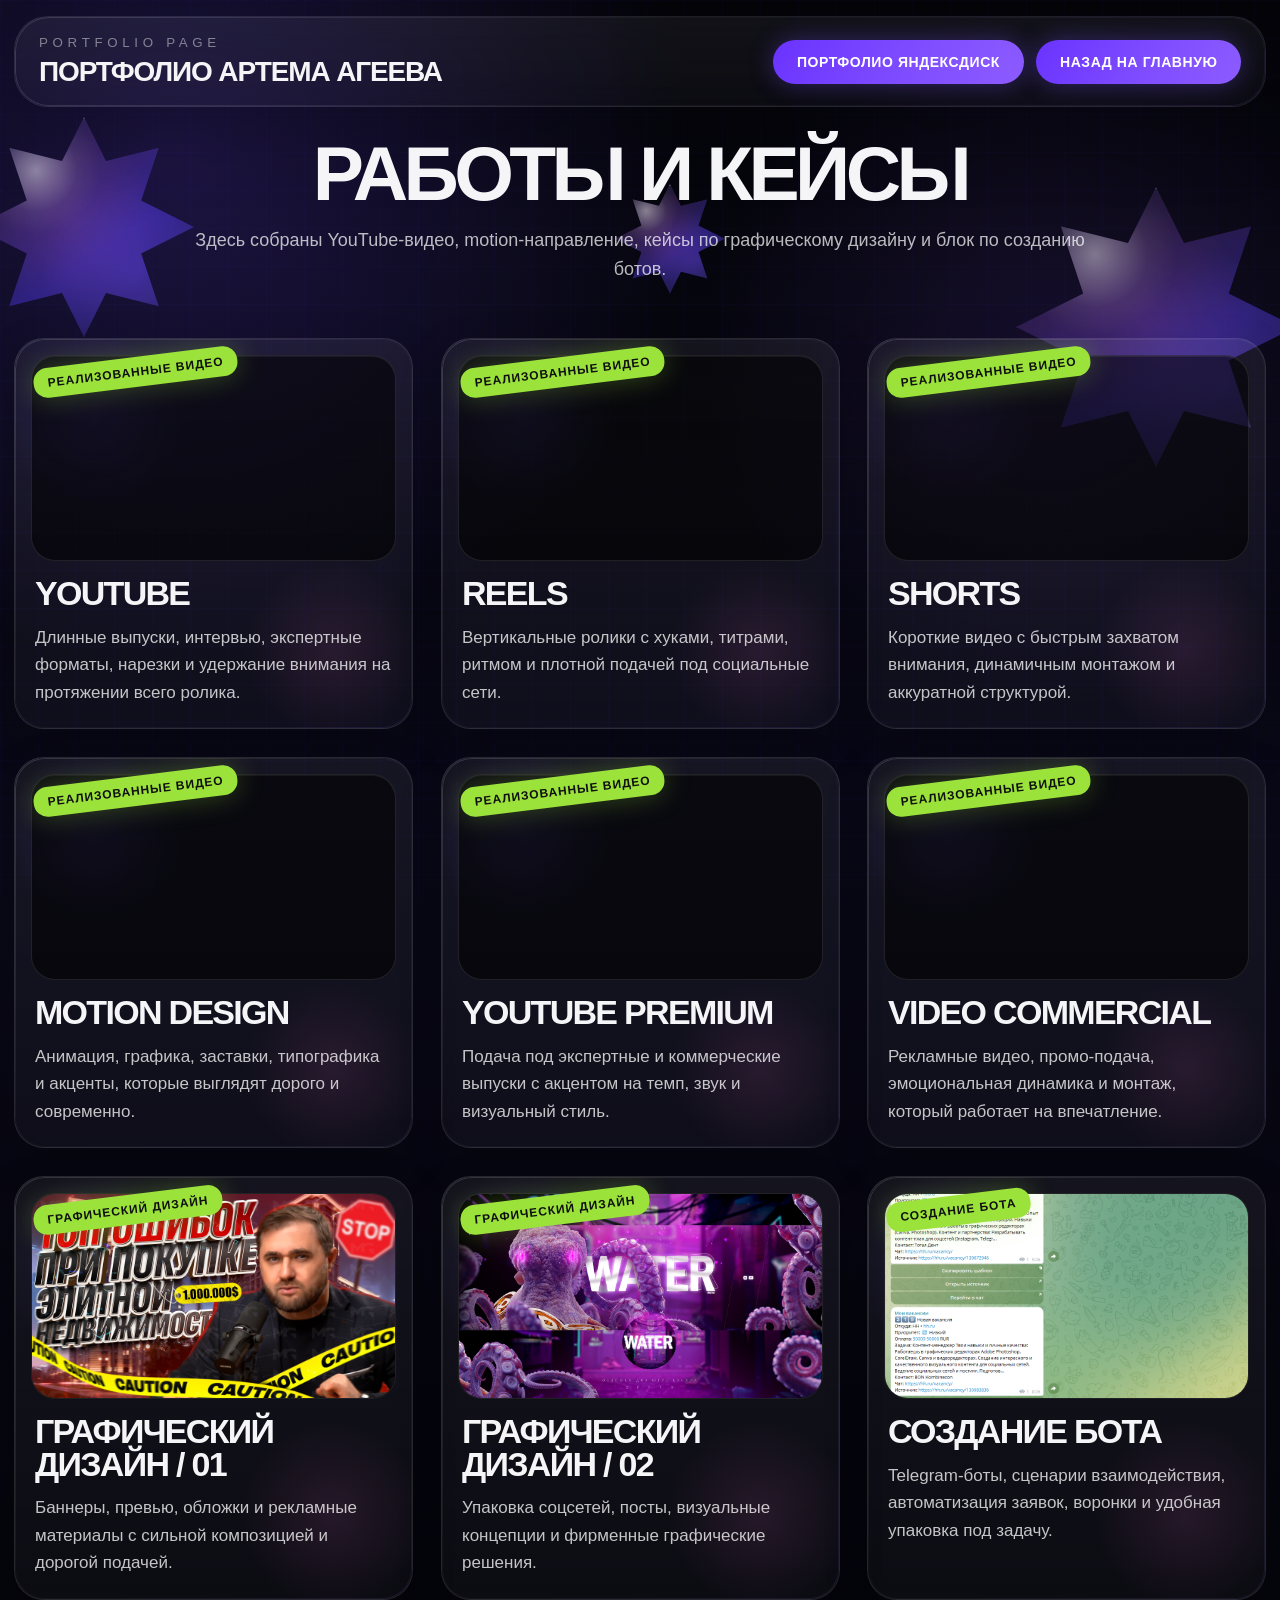
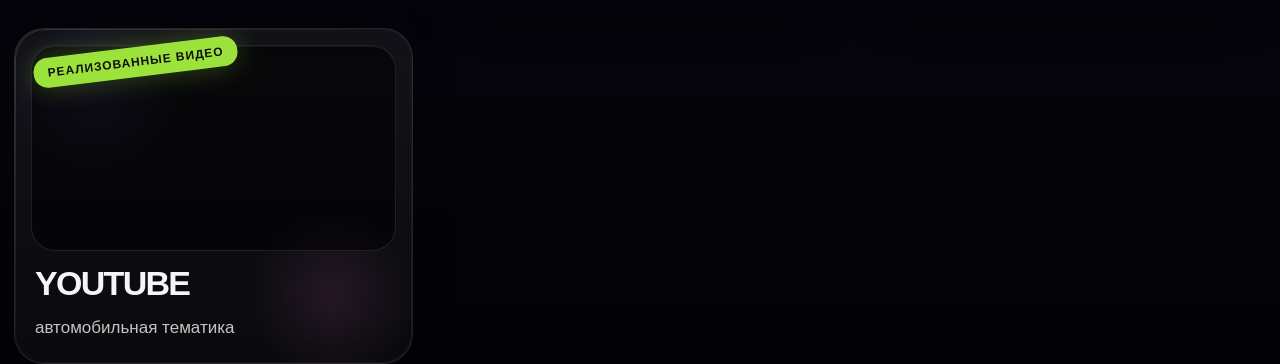
<file: portfolio.html>
<!DOCTYPE html>
<html lang="ru">
<head>
  <meta charset="UTF-8" />
  <meta name="viewport" content="width=device-width, initial-scale=1.0" />
  <title>Портфолио — Artem Ageev Production</title>
  <meta
    name="description"
    content="Портфолио Артема Агеева: YouTube, Shorts, Reels, motion design, графический дизайн и создание ботов."
  />
  <style>
    :root {
      --bg: #040409;
      --bg2: #090817;
      --text: #f5f5f7;
      --muted: rgba(255, 255, 255, 0.72);
      --line: rgba(255, 255, 255, 0.1);
      --panel: rgba(255, 255, 255, 0.06);
      --panel2: rgba(255, 255, 255, 0.03);
      --violet: #7a5bff;
      --violet2: #5323dd;
      --green: #9be23b;
    }

    * {
      box-sizing: border-box;
    }

    html {
      scroll-behavior: smooth;
    }

    body {
      margin: 0;
      font-family: Arial, Helvetica, sans-serif;
      color: var(--text);
      overflow-x: hidden;
      background:
        radial-gradient(circle at 14% 8%, rgba(111, 76, 255, 0.22), transparent 24%),
        radial-gradient(circle at 82% 18%, rgba(135, 84, 255, 0.12), transparent 18%),
        linear-gradient(180deg, var(--bg) 0%, var(--bg2) 42%, #030306 100%);
    }

    body::before {
      content: "";
      position: fixed;
      inset: 0;
      pointer-events: none;
      background-image:
        linear-gradient(rgba(100, 80, 255, 0.08) 1px, transparent 1px),
        linear-gradient(90deg, rgba(100, 80, 255, 0.08) 1px, transparent 1px);
      background-size: 38px 38px;
      opacity: 0.42;
      z-index: 0;
    }

    .page {
      position: relative;
      z-index: 1;
      width: 100%;
    }

    .section-inner {
      width: min(1780px, calc(100% - 28px));
      margin: 0 auto;
      position: relative;
    }

    .panel {
      position: relative;
      background: linear-gradient(180deg, var(--panel), var(--panel2));
      backdrop-filter: blur(16px);
      border: 1px solid rgba(255, 255, 255, 0.08);
      border-radius: 34px;
      overflow: visible;
      box-shadow: 0 20px 80px rgba(0, 0, 0, 0.22);
    }

    .panel::before,
    .card::before {
      content: "";
      position: absolute;
      inset: 0;
      border-radius: inherit;
      padding: 1px;
      background: linear-gradient(
        135deg,
        rgba(255, 255, 255, 0.15),
        rgba(255, 255, 255, 0.03),
        rgba(149, 116, 255, 0.1)
      );
      -webkit-mask: linear-gradient(#fff 0 0) content-box, linear-gradient(#fff 0 0);
      -webkit-mask-composite: xor;
      mask-composite: exclude;
      pointer-events: none;
    }

    .topbar {
      display: flex;
      justify-content: space-between;
      align-items: center;
      gap: 16px;
      padding: 18px 24px;
      margin-top: 16px;
    }

    .topbar small {
      display: block;
      text-transform: uppercase;
      letter-spacing: 0.35em;
      color: rgba(255, 255, 255, 0.45);
    }

    .topbar strong {
      display: block;
      margin-top: 6px;
      font-size: 28px;
      letter-spacing: -0.04em;
      text-transform: uppercase;
    }

    @keyframes violetFlow {
      0% {
        background-position: 0% 50%;
        box-shadow:
          0 0 24px rgba(114, 76, 255, 0.28),
          0 0 60px rgba(114, 76, 255, 0.14);
      }
      50% {
        background-position: 100% 50%;
        box-shadow:
          0 0 28px rgba(160, 92, 255, 0.34),
          0 0 72px rgba(114, 76, 255, 0.18);
      }
      100% {
        background-position: 0% 50%;
        box-shadow:
          0 0 24px rgba(114, 76, 255, 0.28),
          0 0 60px rgba(114, 76, 255, 0.14);
      }
    }

    .btn {
      display: inline-block;
      text-decoration: none;
      color: #fff;
      border-radius: 22px;
      padding: 14px 24px;
      font-size: 14px;
      font-weight: 700;
      text-transform: uppercase;
      letter-spacing: 0.04em;
      background: linear-gradient(
        120deg,
        #6a33ff 0%,
        #7f4dff 25%,
        #8f5fff 50%,
        #5a24df 75%,
        #744cff 100%
      );
      background-size: 220% 220%;
      animation: violetFlow 5.5s ease-in-out infinite;
      box-shadow: 0 0 24px rgba(114, 76, 255, 0.35);
      will-change: transform, box-shadow, border-color, background;
      transition: 0.25s ease;
    }

    .btn:hover {
      transform: translateY(-3px) scale(1.02);
      filter: brightness(1.06);
    }

    .hero {
      position: relative;
      padding: 34px 0 20px;
      text-align: center;
      overflow: visible;
    }

    .glass-star {
      position: absolute;
      pointer-events: none;
      background:
        radial-gradient(circle at 28% 24%, rgba(255, 255, 255, 0.52), rgba(255, 255, 255, 0.08) 18%, transparent 28%),
        radial-gradient(circle at 74% 70%, rgba(111, 76, 255, 0.38), transparent 44%),
        radial-gradient(circle at 46% 48%, rgba(255, 120, 220, 0.16), transparent 54%),
        linear-gradient(145deg, rgba(255, 255, 255, 0.09), rgba(183, 118, 255, 0.22) 30%, rgba(89, 67, 255, 0.45) 60%, rgba(255, 255, 255, 0.08));
      border: 1px solid rgba(255, 255, 255, 0.16);
      box-shadow: inset 0 1px 0 rgba(255, 255, 255, 0.26), 0 0 60px rgba(118, 79, 255, 0.16);
      backdrop-filter: blur(12px) saturate(135%);
      clip-path: polygon(
        50% 0%, 60% 20%, 84% 14%, 76% 38%, 100% 50%, 76% 62%, 84% 86%, 60% 80%,
        50% 100%, 40% 80%, 16% 86%, 24% 62%, 0% 50%, 24% 38%, 16% 14%, 40% 20%
      );
      animation: float 8s ease-in-out infinite;
      transition: transform 0.5s ease, filter 0.5s ease, opacity 0.5s ease;
    }

    @keyframes float {
      0%, 100% { transform: translateY(0) rotate(0deg); }
      50% { transform: translateY(-16px) rotate(7deg); }
    }

    .hero:hover .glass-star {
      filter: brightness(1.08) saturate(1.06);
    }

    .page-title {
      margin: 0;
      font-size: clamp(52px, 6vw, 96px);
      line-height: 0.84;
      letter-spacing: -0.06em;
      text-transform: uppercase;
      position: relative;
      z-index: 1;
    }

    .lead {
      max-width: 920px;
      margin: 20px auto 0;
      font-size: 18px;
      line-height: 1.62;
      color: var(--muted);
      position: relative;
      z-index: 1;
    }

    .grid {
      margin-top: 34px;
      display: grid;
      grid-template-columns: repeat(3, 1fr);
      gap: 28px;
    }

    .card {
      position: relative;
      border-radius: 30px;
      border: 1px solid var(--line);
      background: linear-gradient(180deg, var(--panel), var(--panel2));
      overflow: hidden;
      transition: 0.28s ease;
      box-shadow: 0 16px 44px rgba(0, 0, 0, 0.2);
      scroll-margin-top: 24px;
      will-change: transform, box-shadow, border-color, background;
    }

    .card:hover {
      transform: translateY(-8px);
      box-shadow:
        0 28px 76px rgba(0, 0, 0, 0.30),
        0 0 44px rgba(114, 76, 255, 0.12);
    }

    .card-bg {
      position: absolute;
      inset: 0;
      background:
        radial-gradient(circle at 20% 20%, rgba(122, 91, 255, 0.14), transparent 20%),
        radial-gradient(circle at 80% 80%, rgba(255, 120, 220, 0.1), transparent 20%);
      pointer-events: none;
    }

    .tag {
      position: absolute;
      left: 18px;
      top: 18px;
      z-index: 3;
      transform: rotate(-7deg);
      background: var(--green);
      color: #101010;
      border-radius: 14px;
      padding: 8px 14px;
      box-shadow: 0 0 28px rgba(155, 226, 59, 0.3);
      font-size: 12px;
      font-weight: 700;
      text-transform: uppercase;
      letter-spacing: 0.08em;
    }

    .frame {
      position: relative;
      z-index: 1;
      margin: 16px;
      overflow: hidden;
      border-radius: 24px;
      border: 1px solid var(--line);
      background: rgba(0, 0, 0, 0.55);
      box-shadow: inset 0 1px 0 rgba(255, 255, 255, 0.06);
    }

    iframe,
    img {
      width: 100%;
      aspect-ratio: 16 / 9;
      display: block;
      border: none;
      object-fit: cover;
      transition: transform 0.9s ease, opacity 0.6s ease, filter 0.6s ease;
    }

    .card:hover iframe,
    .card:hover img {
      transform: scale(1.04);
      filter: saturate(1.05) contrast(1.04);
    }

    .content {
      position: relative;
      z-index: 1;
      padding: 0 20px 22px;
    }

    .content h3 {
      margin: 2px 0 0;
      font-size: 34px;
      line-height: 0.96;
      letter-spacing: -0.05em;
      text-transform: uppercase;
    }

    .content p {
      margin: 14px 0 0;
      font-size: 17px;
      line-height: 1.62;
      color: rgba(255, 255, 255, 0.76);
    }

    .note {
      display: none;
    }

    .card::after {
      content: "";
      position: absolute;
      inset: -120% auto auto -40%;
      width: 55%;
      height: 240%;
      transform: rotate(18deg);
      background: linear-gradient(
        90deg,
        transparent 0%,
        rgba(255,255,255,0.03) 35%,
        rgba(255,255,255,0.14) 50%,
        rgba(255,255,255,0.03) 65%,
        transparent 100%
      );
      opacity: 0;
      transition: opacity 0.35s ease, transform 0.8s ease;
      pointer-events: none;
      z-index: 4;
    }

    .card:hover::after {
      opacity: 1;
      transform: translateX(165%) rotate(18deg);
    }

    .reveal {
      opacity: 0;
      transform: translateY(38px);
      transition: opacity 0.8s ease, transform 0.8s ease;
      will-change: opacity, transform;
    }

    .reveal.is-visible {
      opacity: 1;
      transform: translateY(0);
    }

    .reveal-left {
      opacity: 0;
      transform: translateX(-42px);
      transition: opacity 0.85s ease, transform 0.85s ease;
      will-change: opacity, transform;
    }

    .reveal-left.is-visible {
      opacity: 1;
      transform: translateX(0);
    }

    .reveal-right {
      opacity: 0;
      transform: translateX(42px);
      transition: opacity 0.85s ease, transform 0.85s ease;
      will-change: opacity, transform;
    }

    .reveal-right.is-visible {
      opacity: 1;
      transform: translateX(0);
    }

    .reveal-scale {
      opacity: 0;
      transform: translateY(24px) scale(0.96);
      transition: opacity 0.8s ease, transform 0.8s ease;
      will-change: opacity, transform;
    }

    .reveal-scale.is-visible {
      opacity: 1;
      transform: translateY(0) scale(1);
    }

    .delay-1 { transition-delay: 0.08s; }
    .delay-2 { transition-delay: 0.16s; }
    .delay-3 { transition-delay: 0.24s; }
    .delay-4 { transition-delay: 0.32s; }
    .delay-5 { transition-delay: 0.40s; }
    .delay-6 { transition-delay: 0.48s; }

    @media (max-width: 1200px) {
      .grid {
        grid-template-columns: repeat(2, 1fr);
      }
    }

    @media (max-width: 760px) {
      .section-inner {
        width: min(100% - 24px, 1680px);
      }

      .grid {
        grid-template-columns: 1fr;
      }

      .topbar {
        flex-direction: column;
        align-items: flex-start;
      }

      .content h3 {
        font-size: 28px;
      }

      .lead {
        font-size: 17px;
      }
    }

    @media (prefers-reduced-motion: reduce) {
      .reveal,
      .reveal-left,
      .reveal-right,
      .reveal-scale,
      .card,
      .btn,
      .glass-star,
      iframe,
      img {
        transition: none !important;
        animation: none !important;
        transform: none !important;
        opacity: 1 !important;
      }
    }
  </style>
</head>
<body>
  <div class="page">
    <div class="section-inner">
      <div class="panel topbar reveal-scale">
        <div>
          <small>Portfolio Page</small>
          <strong>Портфолио Артема Агеева</strong>
        </div>
        <div style="display:flex; gap:12px; flex-wrap:wrap;">
          <a class="btn" href="https://disk.yandex.ru/d/SbChjLB4IHyXXQ" target="_blank" rel="noreferrer">Портфолио ЯндексДиск</a>
          <a class="btn" href="index.html">Назад на главную</a>
        </div>
      </div>

      <section class="hero">
        <div class="glass-star" style="left: -40px; top: 10px; width: 220px; height: 220px; opacity: 0.85;"></div>
        <div class="glass-star" style="right: -30px; top: 80px; width: 280px; height: 280px; opacity: 0.78; animation-duration: 9s;"></div>
        <div class="glass-star" style="left: 48%; bottom: 10px; width: 110px; height: 110px; opacity: 0.86; animation-duration: 7s;"></div>

        <h1 class="page-title reveal">Работы и кейсы</h1>
        <p class="lead reveal delay-1">
          Здесь собраны YouTube-видео, motion-направление, кейсы по графическому дизайну
          и блок по созданию ботов.
        </p>
      </section>

      <div class="grid">
        <div class="card reveal delay-1" id="youtube">
          <div class="card-bg"></div>
          <div class="tag">реализованные видео</div>
          <div class="frame">
            <iframe src="https://www.youtube.com/embed/a6AGuSs1HkE?rel=0" allowfullscreen></iframe>
          </div>
          <div class="content">
            <h3>YouTube</h3>
            <p>Длинные выпуски, интервью, экспертные форматы, нарезки и удержание внимания на протяжении всего ролика.</p>
            <div class="note">YouTube-кейс подключён. Этот блок подходит под длинные форматы и экспертную подачу.</div>
          </div>
        </div>

        <div class="card reveal delay-2" id="reels">
          <div class="card-bg"></div>
          <div class="tag">реализованные видео</div>
          <div class="frame">
            <iframe src="https://www.youtube.com/embed/b10TUphGs3Y?rel=0" allowfullscreen></iframe>
          </div>
          <div class="content">
            <h3>Reels</h3>
            <p>Вертикальные ролики с хуками, титрами, ритмом и плотной подачей под социальные сети.</p>
            <div class="note">YouTube-кейс подключён. Подходит для динамичной короткой подачи и плотного монтажа.</div>
          </div>
        </div>

        <div class="card reveal delay-3" id="shorts">
          <div class="card-bg"></div>
          <div class="tag">реализованные видео</div>
          <div class="frame">
            <iframe src="https://www.youtube.com/embed/H2tqW9VpVss?rel=0" allowfullscreen></iframe>
          </div>
          <div class="content">
            <h3>Shorts</h3>
            <p>Короткие видео с быстрым захватом внимания, динамичным монтажом и аккуратной структурой.</p>
            <div class="note">YouTube-кейс подключён. Хорошо подходит под формат коротких видео и шортсов.</div>
          </div>
        </div>

        <div class="card reveal delay-1" id="motion">
          <div class="card-bg"></div>
          <div class="tag">реализованные видео</div>
          <div class="frame">
            <iframe src="https://www.youtube.com/embed/-QzUnVuZFU8?rel=0" allowfullscreen></iframe>
          </div>
          <div class="content">
            <h3>Motion Design</h3>
            <p>Анимация, графика, заставки, типографика и акценты, которые выглядят дорого и современно.</p>
            <div class="note">YouTube-кейс подключён. Этот блок показывает motion-направление и графическую динамику.</div>
          </div>
        </div>

        <div class="card reveal delay-2" id="design">
          <div class="card-bg"></div>
          <div class="tag">реализованные видео</div>
          <div class="frame">
            <iframe src="https://www.youtube.com/embed/1gdle58ORHE?rel=0" allowfullscreen></iframe>
          </div>
          <div class="content">
            <h3>YouTube Premium</h3>
            <p>Подача под экспертные и коммерческие выпуски с акцентом на темп, звук и визуальный стиль.</p>
            <div class="note">YouTube-кейс подключён. Подходит для коммерческих и более дорогих форматов подачи.</div>
          </div>
        </div>

        <div class="card reveal delay-3" id="bots">
          <div class="card-bg"></div>
          <div class="tag">реализованные видео</div>
          <div class="frame">
            <iframe src="https://www.youtube.com/embed/w5016ayRmDU?start=823&rel=0" allowfullscreen></iframe>
          </div>
          <div class="content">
            <h3>Video Commercial</h3>
            <p>Рекламные видео, промо-подача, эмоциональная динамика и монтаж, который работает на впечатление.</p>
            <div class="note">Ролик подключён со стартом на нужном таймкоде. Удобно для презентации конкретного фрагмента.</div>
          </div>
        </div>

        <div class="card reveal delay-1">
          <div class="card-bg"></div>
          <div class="tag">графический дизайн</div>
          <div class="frame">
            <img src="assets/design1.png" alt="Графический дизайн 01" />
          </div>
          <div class="content">
            <h3>Графический дизайн / 01</h3>
            <p>Баннеры, превью, обложки и рекламные материалы с сильной композицией и дорогой подачей.</p>
            <div class="note">Этот блок должен показывать твою первую работу по графическому дизайну из папки assets.</div>
          </div>
        </div>

        <div class="card reveal delay-2">
          <div class="card-bg"></div>
          <div class="tag">графический дизайн</div>
          <div class="frame">
            <img src="assets/design2.png" alt="Графический дизайн 02" />
          </div>
          <div class="content">
            <h3>Графический дизайн / 02</h3>
            <p>Упаковка соцсетей, посты, визуальные концепции и фирменные графические решения.</p>
            <div class="note">Этот блок должен показывать вторую работу по графическому дизайну из папки assets.</div>
          </div>
        </div>

        <div class="card reveal delay-3">
          <div class="card-bg"></div>
          <div class="tag">создание бота</div>
          <div class="frame">
            <img src="assets/bot.png" alt="Создание бота" />
          </div>
          <div class="content">
            <h3>Создание бота</h3>
            <p>Telegram-боты, сценарии взаимодействия, автоматизация заявок, воронки и удобная упаковка под задачу.</p>
            <div class="note">В этом блоке должен отображаться твой скрин с ботом из папки assets.</div>
          </div>
        </div>
        
        <div class="card reveal delay-2">
          <div class="card-bg"></div>
          <div class="tag">реализованные видео</div>
          <div class="frame">
            <iframe src="https://www.youtube.com/embed/inPTZer53y8?start=108" allowfullscreen></iframe>
          </div>
          <div class="content">
            <h3>YouTube</h3>
            <p>автомобильная тематика</p>
          </div>
        </div>
      </div>
    </div>
  </div>

  <script>
    function initRevealAnimations() {
      const items = document.querySelectorAll(".reveal, .reveal-left, .reveal-right, .reveal-scale");

      if (!("IntersectionObserver" in window)) {
        items.forEach((item) => item.classList.add("is-visible"));
        return;
      }

      const observer = new IntersectionObserver((entries, obs) => {
        entries.forEach((entry) => {
          if (entry.isIntersecting) {
            entry.target.classList.add("is-visible");
            obs.unobserve(entry.target);
          }
        });
      }, {
        threshold: 0.14,
        rootMargin: "0px 0px -40px 0px"
      });

      items.forEach((item) => observer.observe(item));
    }

    document.addEventListener("DOMContentLoaded", initRevealAnimations);
  </script>
</body>
</html>
</file>
